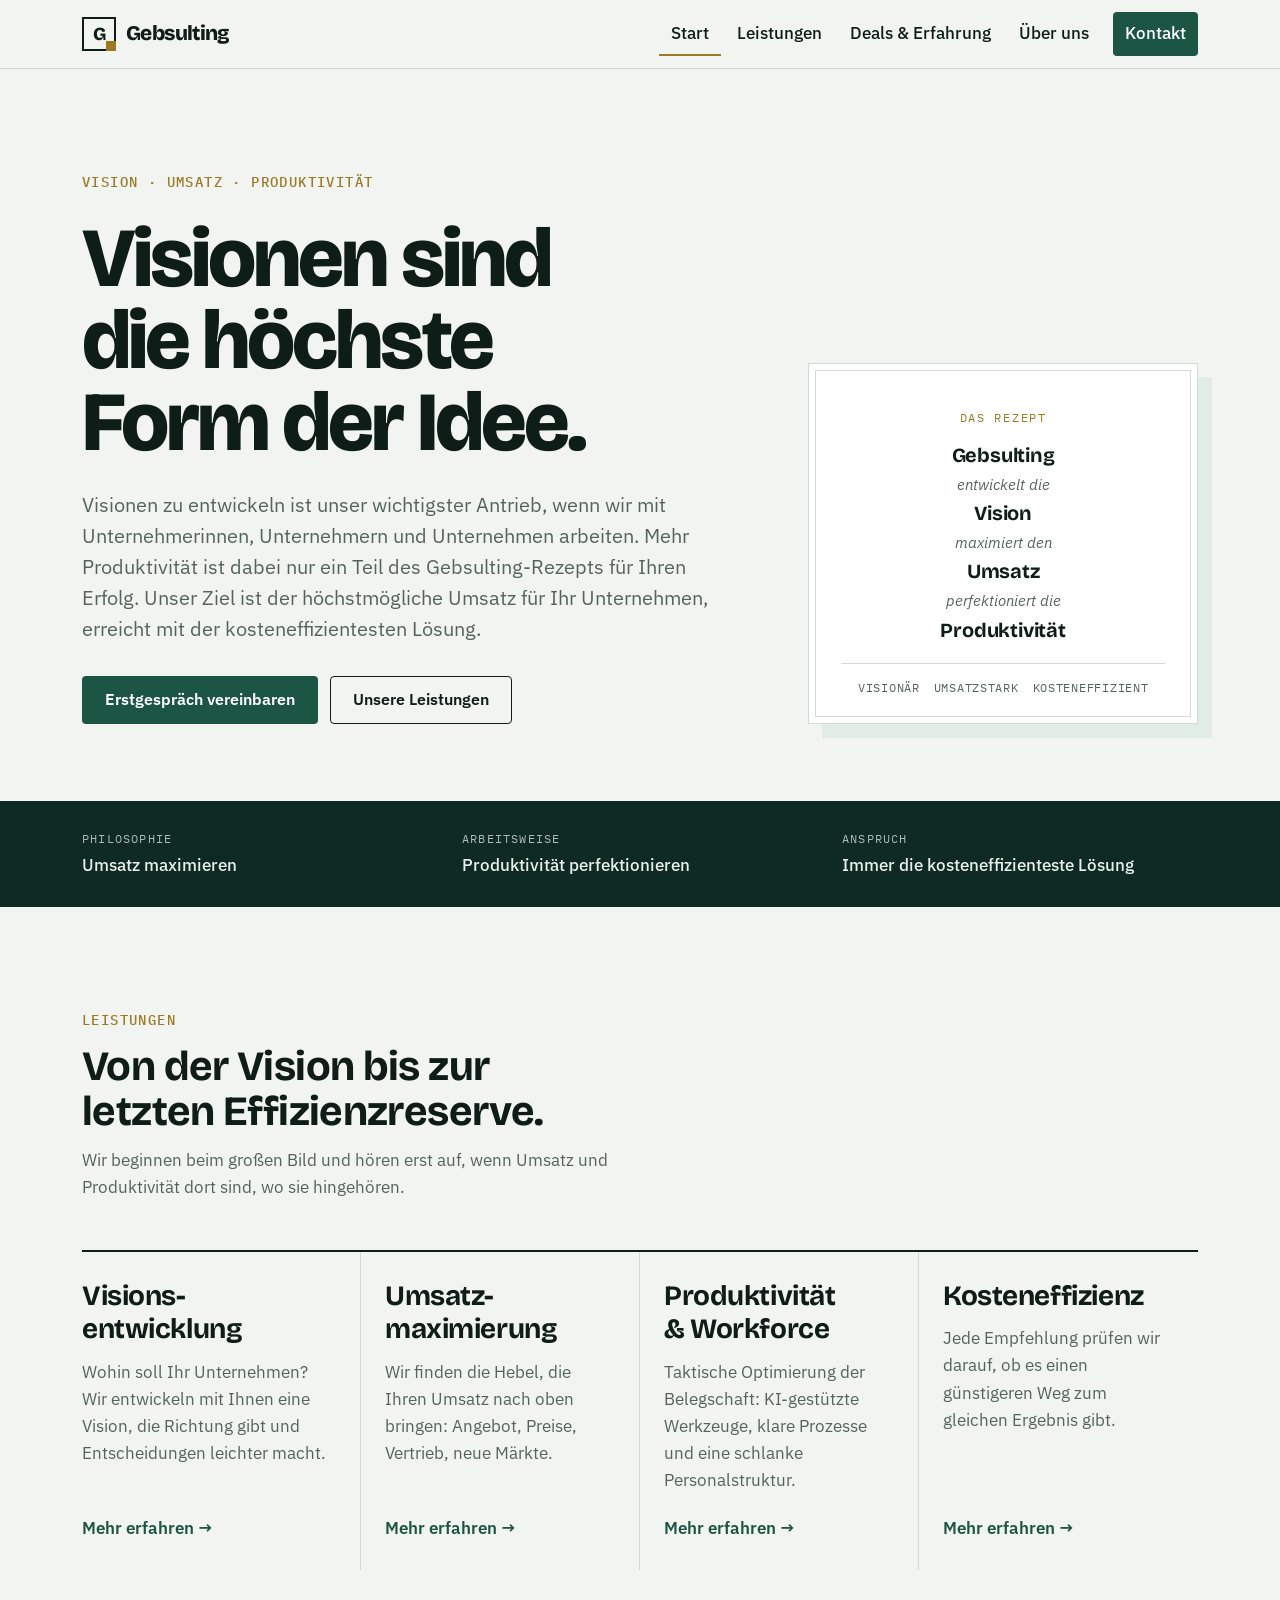
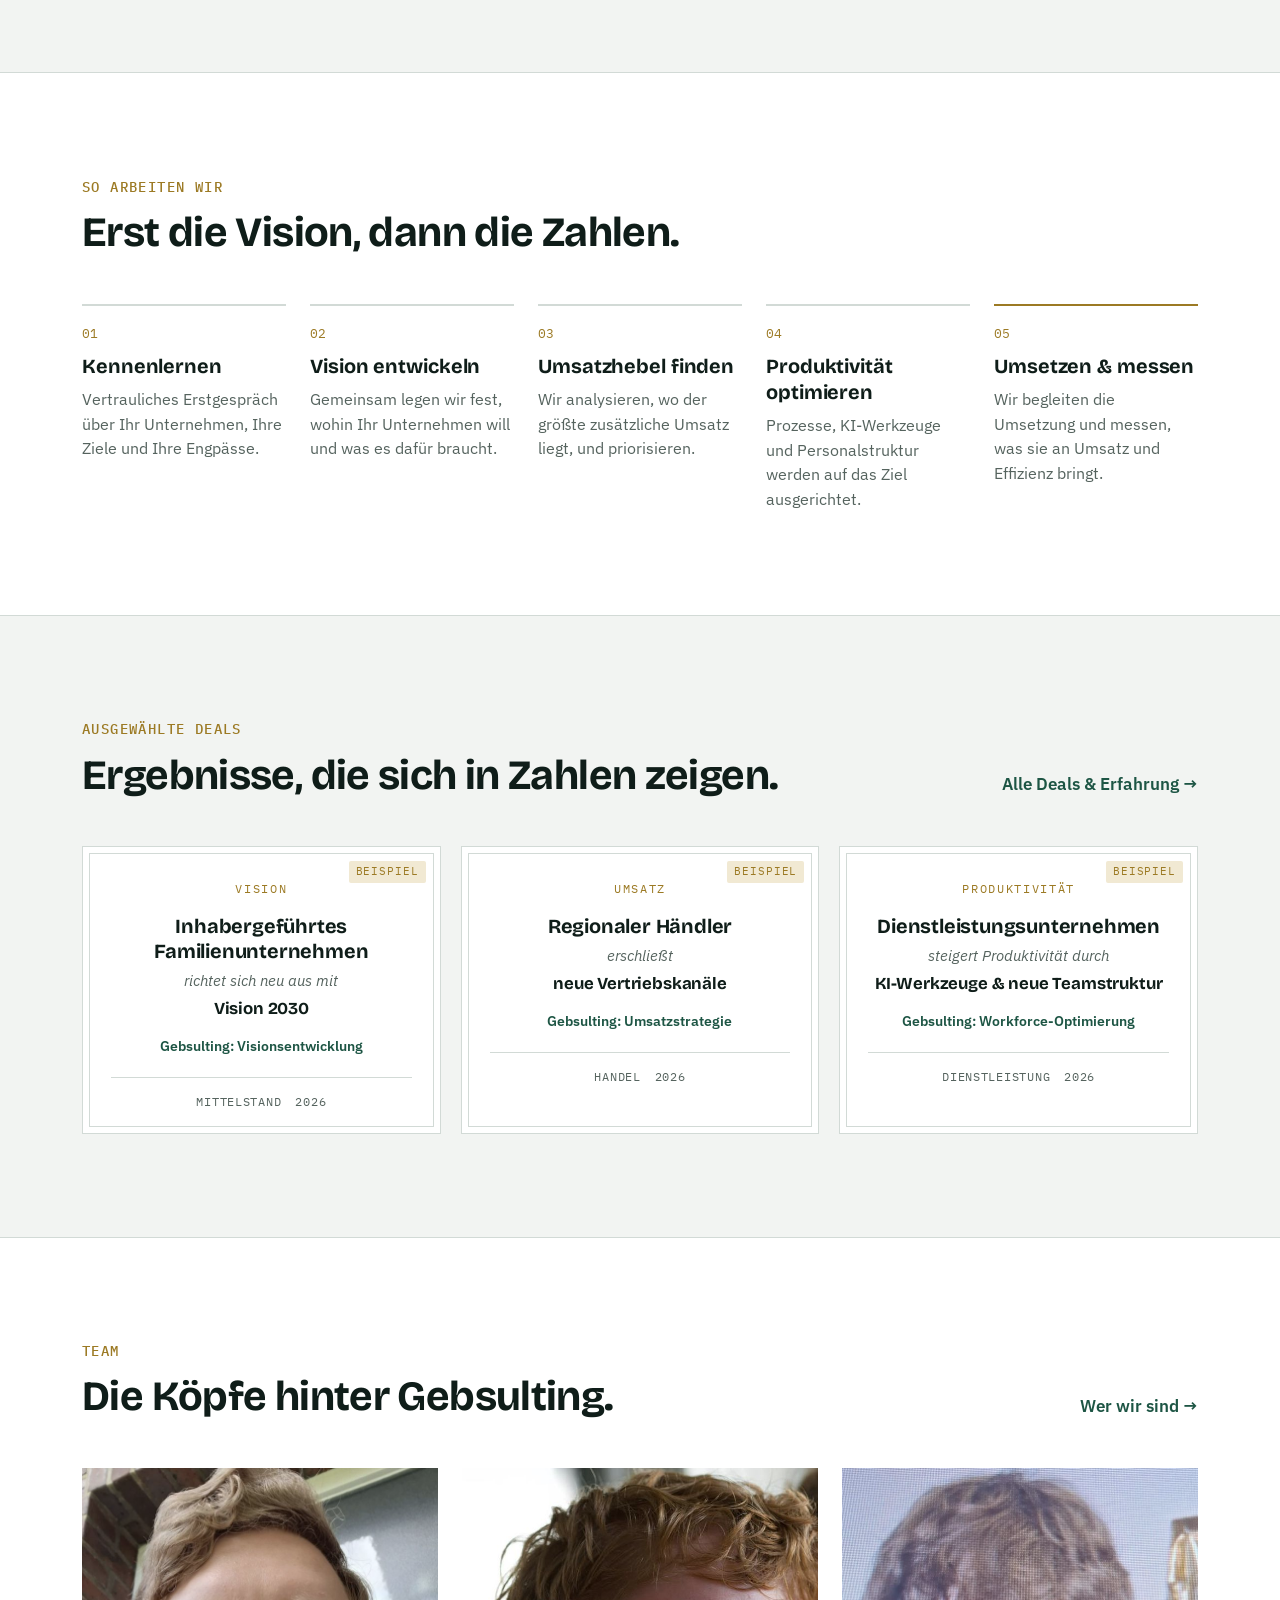
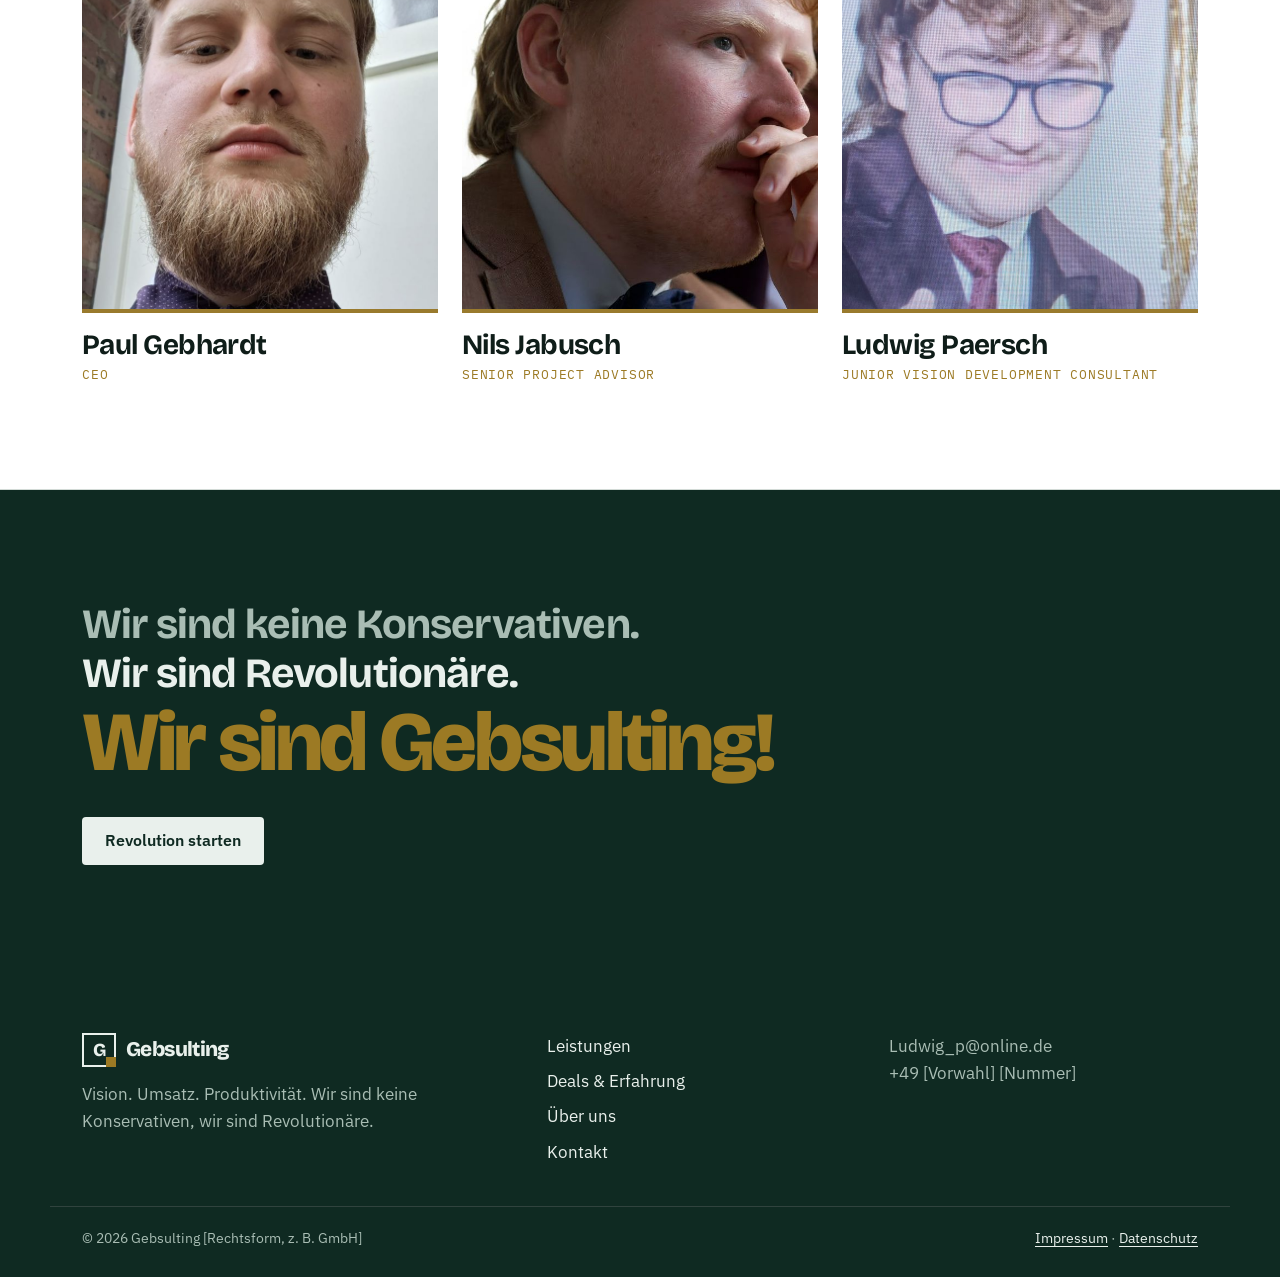
<file: gebsulting-website/index.html>
<!doctype html>
<html lang="de">
<head>
<meta charset="utf-8">
<meta name="viewport" content="width=device-width, initial-scale=1, viewport-fit=cover">
<title>Gebsulting</title>
<meta name="claude:viewport-fit-sides" content="cover">
<meta name="description" content="Gebsulting – Visionsentwicklung, Umsatzmaximierung und Produktivität für Unternehmerinnen, Unternehmer und Unternehmen. Wir sind keine Konservativen, wir sind Revolutionäre.">
<link rel="icon" href="assets/favicon.svg" type="image/svg+xml">
<link rel="preconnect" href="https://fonts.googleapis.com">
<link rel="preconnect" href="https://fonts.gstatic.com" crossorigin>
<link rel="stylesheet" href="https://fonts.googleapis.com/css2?family=Bricolage+Grotesque:opsz,wght@12..96,500;12..96,700;12..96,800&family=IBM+Plex+Sans:ital,wght@0,400;0,500;0,600;1,400&family=IBM+Plex+Mono:wght@400;500&display=swap">
<link rel="stylesheet" href="assets/css/style.css">
</head>
<body>

<a class="skip" href="#main">Zum Inhalt springen</a>

<header class="site-header">
  <div class="wrap header-row">
    <a class="brand" href="#start" aria-label="Gebsulting – Startseite">
      <span class="brand-mark" aria-hidden="true">G</span>
      <span class="brand-name">Gebsulting</span>
    </a>
    <button class="nav-toggle" id="nav-toggle" type="button" aria-expanded="false" aria-controls="site-nav">
      <span class="nav-toggle-bars" aria-hidden="true"></span>
      <span class="nav-toggle-label">Menü</span>
    </button>
    <nav class="site-nav" id="site-nav" aria-label="Hauptnavigation">
      <a href="#start" data-nav="start">Start</a>
      <a href="#leistungen" data-nav="leistungen">Leistungen</a>
      <a href="#deals" data-nav="deals">Deals &amp; Erfahrung</a>
      <a href="#ueber-uns" data-nav="ueber-uns">Über uns</a>
      <a class="nav-cta" href="#kontakt" data-nav="kontakt">Kontakt</a>
    </nav>
  </div>
</header>

<main id="main" tabindex="-1">

<!-- ============================ START ============================ -->
<section class="view" data-view="start" data-title="Gebsulting – Vision, Umsatz, Produktivität">
  <div class="hero">
    <div class="wrap hero-grid">
      <div class="hero-copy">
        <p class="eyebrow">Vision · Umsatz · Produktivität</p>
        <h1 class="display">Visionen sind die höchste Form der Idee.</h1>
        <p class="lead">Visionen zu entwickeln ist unser wichtigster Antrieb, wenn wir mit Unternehmerinnen, Unternehmern und Unternehmen arbeiten. Mehr Produktivität ist dabei nur ein Teil des Gebsulting-Rezepts für Ihren Erfolg. Unser Ziel ist der höchstmögliche Umsatz für Ihr Unternehmen, erreicht mit der kosteneffizientesten Lösung.</p>
        <div class="hero-actions">
          <a class="btn btn-primary" href="#kontakt">Erstgespräch vereinbaren</a>
          <a class="btn btn-ghost" href="#leistungen">Unsere Leistungen</a>
        </div>
      </div>
      <aside class="tombstone tombstone-hero" aria-label="Das Gebsulting-Rezept">
        <p class="ts-kicker">Das Rezept</p>
        <p class="ts-party">Gebsulting</p>
        <p class="ts-verb">entwickelt die</p>
        <p class="ts-party ts-party-sm">Vision</p>
        <p class="ts-verb">maximiert den</p>
        <p class="ts-party ts-party-sm">Umsatz</p>
        <p class="ts-verb">perfektioniert die</p>
        <p class="ts-party ts-party-sm">Produktivität</p>
        <div class="ts-foot">
          <span>Visionär</span><span>Umsatzstark</span><span>Kosteneffizient</span>
        </div>
      </aside>
    </div>
  </div>

  <div class="band">
    <div class="wrap facts">
      <div class="fact"><span class="fact-k">Philosophie</span><span class="fact-v">Umsatz maximieren</span></div>
      <div class="fact"><span class="fact-k">Arbeitsweise</span><span class="fact-v">Produktivität perfektionieren</span></div>
      <div class="fact"><span class="fact-k">Anspruch</span><span class="fact-v">Immer die kosteneffizienteste Lösung</span></div>
    </div>
  </div>

  <div class="section">
    <div class="wrap">
      <div class="section-head">
        <p class="eyebrow">Leistungen</p>
        <h2 class="h2">Von der Vision bis zur letzten Effizienzreserve.</h2>
        <p class="section-intro">Wir beginnen beim großen Bild und hören erst auf, wenn Umsatz und Produktivität dort sind, wo sie hingehören.</p>
      </div>
      <div class="service-grid">
        <a class="service" href="#leistungen">
          <h3 class="h3">Visions&shy;entwicklung</h3>
          <p>Wohin soll Ihr Unternehmen? Wir entwickeln mit Ihnen eine Vision, die Richtung gibt und Entscheidungen leichter macht.</p>
          <span class="more">Mehr erfahren</span>
        </a>
        <a class="service" href="#leistungen">
          <h3 class="h3">Umsatz&shy;maximierung</h3>
          <p>Wir finden die Hebel, die Ihren Umsatz nach oben bringen: Angebot, Preise, Vertrieb, neue Märkte.</p>
          <span class="more">Mehr erfahren</span>
        </a>
        <a class="service" href="#leistungen">
          <h3 class="h3">Produktivität &amp; Workforce</h3>
          <p>Taktische Optimierung der Belegschaft: KI-gestützte Werkzeuge, klare Prozesse und eine schlanke Personalstruktur.</p>
          <span class="more">Mehr erfahren</span>
        </a>
        <a class="service" href="#leistungen">
          <h3 class="h3">Kosten&shy;effizienz</h3>
          <p>Jede Empfehlung prüfen wir darauf, ob es einen günstigeren Weg zum gleichen Ergebnis gibt.</p>
          <span class="more">Mehr erfahren</span>
        </a>
      </div>
    </div>
  </div>

  <div class="section section-alt">
    <div class="wrap">
      <div class="section-head">
        <p class="eyebrow">So arbeiten wir</p>
        <h2 class="h2">Erst die Vision, dann die Zahlen.</h2>
      </div>
      <ol class="process">
        <li><span class="step-no">01</span><h3 class="h4">Kennenlernen</h3><p>Vertrauliches Erstgespräch über Ihr Unternehmen, Ihre Ziele und Ihre Engpässe.</p></li>
        <li><span class="step-no">02</span><h3 class="h4">Vision entwickeln</h3><p>Gemeinsam legen wir fest, wohin Ihr Unternehmen will und was es dafür braucht.</p></li>
        <li><span class="step-no">03</span><h3 class="h4">Umsatzhebel finden</h3><p>Wir analysieren, wo der größte zusätzliche Umsatz liegt, und priorisieren.</p></li>
        <li><span class="step-no">04</span><h3 class="h4">Produktivität optimieren</h3><p>Prozesse, KI-Werkzeuge und Personalstruktur werden auf das Ziel ausgerichtet.</p></li>
        <li><span class="step-no">05</span><h3 class="h4">Umsetzen &amp; messen</h3><p>Wir begleiten die Umsetzung und messen, was sie an Umsatz und Effizienz bringt.</p></li>
      </ol>
    </div>
  </div>

  <div class="section">
    <div class="wrap">
      <div class="section-head section-head-row">
        <div>
          <p class="eyebrow">Ausgewählte Deals</p>
          <h2 class="h2">Ergebnisse, die sich in Zahlen zeigen.</h2>
        </div>
        <a class="link-arrow" href="#deals">Alle Deals &amp; Erfahrung</a>
      </div>
      <div class="tombstone-grid" id="deals-teaser" data-limit="3"></div>
    </div>
  </div>

  <div class="section section-alt">
    <div class="wrap">
      <div class="section-head section-head-row">
        <div>
          <p class="eyebrow">Team</p>
          <h2 class="h2">Die Köpfe hinter Gebsulting.</h2>
        </div>
        <a class="link-arrow" href="#ueber-uns">Wer wir sind</a>
      </div>
      <div class="team-strip" id="team-teaser"></div>
    </div>
  </div>

  <div class="manifesto">
    <div class="wrap manifesto-inner">
      <p class="manifesto-line">Wir sind keine Konservativen.</p>
      <p class="manifesto-line manifesto-strong">Wir sind Revolutionäre.</p>
      <p class="manifesto-line manifesto-name">Wir sind Gebsulting!</p>
      <a class="btn btn-light" href="#kontakt">Revolution starten</a>
    </div>
  </div>
</section>

<!-- ============================ LEISTUNGEN ============================ -->
<section class="view" data-view="leistungen" data-title="Leistungen – Gebsulting" hidden>
  <div class="page-head">
    <div class="wrap">
      <p class="eyebrow">Leistungen</p>
      <h1 class="h1">Umsatz maximieren. Produktivität perfektionieren.</h1>
      <p class="lead">Umsatzmaximierung ist unsere Philosophie, perfekte Produktivität unsere Arbeitsweise. Am Anfang steht immer die Vision. Die vier Felder bauen aufeinander auf.</p>
    </div>
  </div>

  <div class="wrap">
    <figure class="photo-feature">
      <img src="assets/img/visionsarbeit.jpg" alt="Ludwig Paersch bespricht Geschäftsideen mit Nils Jabusch" loading="lazy" width="1400" height="933">
      <figcaption><span class="eyebrow">Visionsentwicklung in der Praxis</span>Ludwig Paersch bespricht neue Geschäftsideen mit Nils Jabusch.</figcaption>
    </figure>
  </div>

  <div class="section">
    <div class="wrap service-detail-list">
      <article class="service-detail" id="vision">
        <div class="sd-head">
          <span class="sd-tag">Feld 1 · Unser wichtigster Antrieb</span>
          <h2 class="h2">Visionsentwicklung</h2>
          <p>Visionen sind die höchste Form der Idee. Ohne ein klares Bild der Zukunft bleibt jede Optimierung Stückwerk.</p>
        </div>
        <div class="sd-body">
          <h3 class="h5">Typische Aufgaben</h3>
          <ul class="ticks">
            <li>Visions-Workshops mit Inhabern, Gründern und Management</li>
            <li>Zielbild und Positionierung für die nächsten Jahre</li>
            <li>Ableitung konkreter Umsatz- und Effizienzziele</li>
            <li>Kommunikation der Vision ins Unternehmen</li>
          </ul>
          <p class="sd-result"><strong>Ergebnis:</strong> eine Vision, die Richtung gibt und an der sich jede weitere Entscheidung messen lässt.</p>
        </div>
      </article>

      <article class="service-detail" id="umsatz">
        <div class="sd-head">
          <span class="sd-tag">Feld 2 · Unsere Philosophie</span>
          <h2 class="h2">Umsatzmaximierung</h2>
          <p>Wir wollen für unsere Kunden den höchstmöglichen Umsatz, nicht einen etwas besseren.</p>
        </div>
        <div class="sd-body">
          <h3 class="h5">Typische Aufgaben</h3>
          <ul class="ticks">
            <li>Analyse von Angebot, Kunden und Märkten</li>
            <li>Preis- und Margenstrategie</li>
            <li>Vertriebsstrategie und Vertriebsprozesse</li>
            <li>Erschließung neuer Märkte und Geschäftsfelder</li>
          </ul>
          <p class="sd-result"><strong>Ergebnis:</strong> priorisierte Umsatzhebel mit klaren Zielen und Verantwortlichen.</p>
        </div>
      </article>

      <article class="service-detail" id="produktivitaet">
        <div class="sd-head">
          <span class="sd-tag">Feld 3 · Unsere Arbeitsweise</span>
          <h2 class="h2">Produktivität &amp; Workforce-Optimierung</h2>
          <p>Fehlende Produktivität lässt sich in den meisten Fällen nur durch eine taktische Optimierung der Belegschaft lösen. Dazu gehören KI-gestützte Werkzeuge und, wo nötig, auch Personalanpassungen.</p>
        </div>
        <div class="sd-body">
          <h3 class="h5">Typische Aufgaben</h3>
          <ul class="ticks">
            <li>Produktivitätsanalyse von Teams und Prozessen</li>
            <li>Auswahl und Einführung KI-gestützter Werkzeuge</li>
            <li>Automatisierung wiederkehrender Aufgaben</li>
            <li>Neuaufstellung der Personalstruktur, inklusive Trennung von ineffizienten Stellen</li>
          </ul>
          <p class="sd-result"><strong>Ergebnis:</strong> ein Unternehmen, das mit den richtigen Menschen und den richtigen Werkzeugen mehr leistet.</p>
        </div>
      </article>

      <article class="service-detail" id="kosten">
        <div class="sd-head">
          <span class="sd-tag">Feld 4 · Unser Anspruch</span>
          <h2 class="h2">Kosteneffizienz</h2>
          <p>Höchster Umsatz und höchste Produktivität sind nur die halbe Rechnung. Wir suchen immer die kosteneffizienteste Lösung.</p>
        </div>
        <div class="sd-body">
          <h3 class="h5">Typische Aufgaben</h3>
          <ul class="ticks">
            <li>Kostenanalyse und Benchmarks</li>
            <li>Prüfung von Lieferanten, Verträgen und Software</li>
            <li>Make-or-buy-Entscheidungen</li>
            <li>Business Cases für jede größere Maßnahme</li>
          </ul>
          <p class="sd-result"><strong>Ergebnis:</strong> jede Maßnahme mit dem besten Verhältnis von Kosten zu Wirkung.</p>
        </div>
      </article>
    </div>
  </div>

  <div class="cta-band">
    <div class="wrap cta-row">
      <div>
        <h2 class="h2">Wo steckt der meiste Umsatz in Ihrem Unternehmen?</h2>
        <p>Beschreiben Sie uns Ihre Situation, wir melden uns innerhalb von zwei Werktagen.</p>
      </div>
      <a class="btn btn-light" href="#kontakt">Anfrage senden</a>
    </div>
  </div>
</section>

<!-- ============================ DEALS ============================ -->
<section class="view" data-view="deals" data-title="Deals & Erfahrung – Gebsulting" hidden>
  <div class="page-head">
    <div class="wrap">
      <p class="eyebrow">Deals &amp; Erfahrung</p>
      <h1 class="h1">Projekte und Deals, die wir begleiten.</h1>
      <p class="lead">Viele unserer Mandate sind vertraulich. Wo Kunden zugestimmt haben, zeigen wir sie hier.</p>
    </div>
  </div>

  <div class="section">
    <div class="wrap">
      <p class="notice" id="deals-notice" hidden>Vorschau: Die Einträge unten sind Platzhalter mit Beispielinhalten. Die echten Deals ergänzen wir in Kürze.</p>
      <div class="filter-row" id="deal-filter" role="group" aria-label="Deals nach Art filtern"></div>
      <div class="tombstone-grid" id="deals-all"></div>
    </div>
  </div>

  <div class="trophy">
    <div class="wrap trophy-grid">
      <figure class="trophy-photo">
        <img src="assets/img/abschluss.jpg" alt="Nils Jabusch stößt nach einem erfolgreichen Abschluss an" loading="lazy" width="1400" height="1050">
      </figure>
      <div class="trophy-text">
        <p class="eyebrow">Nach dem Abschluss</p>
        <h2 class="h2">Jeder Deal verdient einen Toast.</h2>
        <p>Wenn die Vision steht, der Umsatz wächst und der Vertrag unterschrieben ist, stoßen wir an. Hier: Nils Jabusch nach einem erfolgreichen Abschluss.</p>
        <a class="btn btn-primary" href="#kontakt">Ihr Deal als Nächstes</a>
      </div>
    </div>
  </div>

  <div class="section section-alt">
    <div class="wrap exp-grid">
      <div>
        <p class="eyebrow">Erfahrung</p>
        <h2 class="h2">Wofür man uns holt.</h2>
        <p class="section-intro">Wir arbeiten mit Unternehmerinnen, Unternehmern, Gründungsteams und etablierten Unternehmen, die mehr wollen als den Status quo.</p>
      </div>
      <div class="exp-cols">
        <div>
          <h3 class="h5">Kunden</h3>
          <ul class="plain-list" id="industries"></ul>
        </div>
        <div>
          <h3 class="h5">Mandatsarten</h3>
          <ul class="plain-list">
            <li>Visionsentwicklung</li>
            <li>Umsatzsteigerung</li>
            <li>Produktivität &amp; Workforce</li>
            <li>KI-Werkzeuge &amp; Automatisierung</li>
            <li>Kostenoptimierung</li>
          </ul>
        </div>
      </div>
    </div>
  </div>
</section>

<!-- ============================ ÜBER UNS ============================ -->
<section class="view" data-view="ueber-uns" data-title="Über uns – Gebsulting" hidden>
  <div class="page-head">
    <div class="wrap">
      <p class="eyebrow">Über uns</p>
      <h1 class="h1">Wir sind Gebsulting.</h1>
      <p class="lead">Drei Köpfe, eine Mission: Wir entwickeln Visionen, maximieren Umsatz und perfektionieren Produktivität. Wir sind keine Konservativen, wir sind Revolutionäre.</p>
    </div>
  </div>

  <div class="section section-team">
    <div class="wrap">
      <div class="profiles" id="team"></div>
    </div>
  </div>

  <div class="section section-alt">
    <div class="wrap about-grid">
      <div class="about-text">
        <h2 class="h2">Unser Verständnis von Beratung.</h2>
        <p>Visionen sind die höchste Form der Idee. Sie zu entwickeln ist unser wichtigster Antrieb in der Arbeit mit unseren Kunden. Wer nur an der Produktivität schraubt, nutzt einen Bruchteil seines Potenzials.</p>
        <p>Deshalb ist Umsatzmaximierung unsere Philosophie und perfekte Produktivität unsere Arbeitsweise. Wo Produktivität fehlt, setzen wir auf eine taktische Optimierung der Belegschaft: mit KI-gestützten Werkzeugen und einer Personalstruktur, die zum Ziel passt.</p>
        <p>Dabei verlieren wir die Kosten nie aus dem Blick. Unsere Kunden sollen den höchstmöglichen Umsatz und die höchstmögliche Produktivität erreichen, mit der kosteneffizientesten Lösung.</p>
      </div>
      <div class="values">
        <div class="value">
          <h3 class="h4">Visionär</h3>
          <p>Wir denken vom Ziel her, nicht vom Bestand.</p>
        </div>
        <div class="value">
          <h3 class="h4">Umsatzorientiert</h3>
          <p>Jede Maßnahme muss sich am Umsatz messen lassen.</p>
        </div>
        <div class="value">
          <h3 class="h4">Kosteneffizient</h3>
          <p>Wir empfehlen den günstigsten Weg zum besten Ergebnis.</p>
        </div>
        <div class="value">
          <h3 class="h4">Revolutionär</h3>
          <p>„Das haben wir schon immer so gemacht“ ist für uns kein Argument.</p>
        </div>
      </div>
    </div>
  </div>

  <div class="cta-band">
    <div class="wrap cta-row">
      <div>
        <h2 class="h2">Lernen wir uns kennen.</h2>
        <p>Am besten in einem kurzen Gespräch, telefonisch, per Video oder vor Ort.</p>
      </div>
      <a class="btn btn-light" href="#kontakt">Gespräch anfragen</a>
    </div>
  </div>
</section>

<!-- ============================ KONTAKT ============================ -->
<section class="view" data-view="kontakt" data-title="Kontakt – Gebsulting" hidden>
  <div class="page-head">
    <div class="wrap">
      <p class="eyebrow">Kontakt</p>
      <h1 class="h1">Erzählen Sie uns von Ihrer Vision.</h1>
      <p class="lead">Ihre Anfrage behandeln wir vertraulich. Wir melden uns innerhalb von zwei Werktagen.</p>
    </div>
  </div>

  <div class="section">
    <div class="wrap contact-grid">
      <form class="contact-form" id="contact-form" novalidate>
        <div class="field-row">
          <div class="field">
            <label for="cf-name">Name <span class="req" aria-hidden="true">*</span></label>
            <input id="cf-name" name="name" type="text" autocomplete="name" required>
            <p class="field-error" id="cf-name-err"></p>
          </div>
          <div class="field">
            <label for="cf-company">Unternehmen</label>
            <input id="cf-company" name="company" type="text" autocomplete="organization">
          </div>
        </div>
        <div class="field-row">
          <div class="field">
            <label for="cf-email">E-Mail <span class="req" aria-hidden="true">*</span></label>
            <input id="cf-email" name="email" type="email" autocomplete="email" required>
            <p class="field-error" id="cf-email-err"></p>
          </div>
          <div class="field">
            <label for="cf-phone">Telefon</label>
            <input id="cf-phone" name="phone" type="tel" autocomplete="tel">
          </div>
        </div>
        <div class="field">
          <label for="cf-topic">Worum geht es?</label>
          <select id="cf-topic" name="topic">
            <option>Visionsentwicklung</option>
            <option>Umsatzsteigerung</option>
            <option>Produktivität &amp; Workforce</option>
            <option>KI-Werkzeuge &amp; Automatisierung</option>
            <option>Kostenoptimierung</option>
            <option>Etwas anderes</option>
          </select>
        </div>
        <div class="field">
          <label for="cf-message">Ihre Nachricht <span class="req" aria-hidden="true">*</span></label>
          <textarea id="cf-message" name="message" rows="6" required placeholder="Kurz zu Ihrem Unternehmen, Ihrem Ziel und dem gewünschten Zeitrahmen."></textarea>
          <p class="field-error" id="cf-message-err"></p>
        </div>
        <div class="field field-hp" aria-hidden="true">
          <label for="cf-website">Website</label>
          <input id="cf-website" name="website" type="text" tabindex="-1" autocomplete="off">
        </div>
        <div class="field field-check">
          <input id="cf-consent" name="consent" type="checkbox" required>
          <label for="cf-consent">Ich bin einverstanden, dass meine Angaben zur Bearbeitung der Anfrage verarbeitet werden. Details in der <a href="#datenschutz">Datenschutzerklärung</a>. <span class="req" aria-hidden="true">*</span></label>
        </div>
        <p class="field-error" id="cf-consent-err"></p>
        <div class="form-actions">
          <button class="btn btn-primary" id="cf-submit" type="submit">Anfrage senden</button>
          <p class="form-hint">* Pflichtfeld</p>
        </div>
        <div class="form-status" id="cf-status" role="status" aria-live="polite" hidden></div>
      </form>

      <aside class="contact-card" aria-label="Kontaktdaten">
        <h2 class="h4">Direkter Kontakt</h2>
        <dl class="contact-list">
          <div>
            <dt>E-Mail</dt>
            <dd><span class="copyable" data-cfg="email"></span> <button class="copy-btn" type="button" data-copy-cfg="email">Kopieren</button></dd>
          </div>
          <div>
            <dt>Telefon</dt>
            <dd><span class="copyable" data-cfg="phone"></span> <button class="copy-btn" type="button" data-copy-cfg="phone">Kopieren</button></dd>
          </div>
          <div>
            <dt>Adresse</dt>
            <dd data-cfg="addressHtml"></dd>
          </div>
          <div>
            <dt>Erreichbar</dt>
            <dd data-cfg="hours"></dd>
          </div>
        </dl>
        <p class="contact-note">Lieber direkt sprechen? Schreiben Sie uns kurz, wann Sie gut erreichbar sind. Wir rufen zurück.</p>
      </aside>
    </div>
  </div>
</section>

<!-- ============================ IMPRESSUM ============================ -->
<section class="view" data-view="impressum" data-title="Impressum – Gebsulting" hidden>
  <div class="page-head page-head-sm">
    <div class="wrap">
      <h1 class="h1">Impressum</h1>
    </div>
  </div>
  <div class="section">
    <div class="wrap legal">
      <p class="notice">Vorlage: Die Angaben in eckigen Klammern müssen vor dem Livegang mit den echten Unternehmensdaten ersetzt werden.</p>
      <h2 class="h4">Angaben gemäß § 5 DDG</h2>
      <p><span data-cfg="legalName"></span><br><span data-cfg="addressHtml"></span></p>
      <h2 class="h4">Vertreten durch</h2>
      <p data-cfg="representative"></p>
      <h2 class="h4">Kontakt</h2>
      <p>Telefon: <span data-cfg="phone"></span><br>E-Mail: <span data-cfg="email"></span></p>
      <h2 class="h4">Registereintrag</h2>
      <p data-cfg="register"></p>
      <h2 class="h4">Umsatzsteuer-ID</h2>
      <p>Umsatzsteuer-Identifikationsnummer gemäß § 27a UStG: <span data-cfg="vatId"></span></p>
      <h2 class="h4">Verantwortlich für den Inhalt nach § 18 Abs. 2 MStV</h2>
      <p><span data-cfg="representative"></span>, Anschrift wie oben</p>
      <h2 class="h4">Haftung für Inhalte und Links</h2>
      <p>Die Inhalte dieser Seiten wurden mit größter Sorgfalt erstellt. Für die Richtigkeit, Vollständigkeit und Aktualität der Inhalte können wir jedoch keine Gewähr übernehmen. Für Inhalte externer Links sind ausschließlich deren Betreiber verantwortlich.</p>
      <h2 class="h4">Streitschlichtung</h2>
      <p>Wir sind nicht bereit oder verpflichtet, an Streitbeilegungsverfahren vor einer Verbraucherschlichtungsstelle teilzunehmen.</p>
    </div>
  </div>
</section>

<!-- ============================ DATENSCHUTZ ============================ -->
<section class="view" data-view="datenschutz" data-title="Datenschutz – Gebsulting" hidden>
  <div class="page-head page-head-sm">
    <div class="wrap">
      <h1 class="h1">Datenschutzerklärung</h1>
    </div>
  </div>
  <div class="section">
    <div class="wrap legal">
      <p class="notice">Vorlage: Bitte vor dem Livegang rechtlich prüfen lassen und an Hosting-Anbieter und Formular-Dienst anpassen.</p>
      <h2 class="h4">1. Verantwortlicher</h2>
      <p><span data-cfg="legalName"></span><br><span data-cfg="addressHtml"></span><br>E-Mail: <span data-cfg="email"></span></p>
      <h2 class="h4">2. Hosting und Server-Logfiles</h2>
      <p>Beim Aufruf dieser Website verarbeitet unser Hosting-Anbieter technisch notwendige Daten (z. B. IP-Adresse, Datum und Uhrzeit, aufgerufene Seite, Browsertyp). Rechtsgrundlage ist Art. 6 Abs. 1 lit. f DSGVO; unser berechtigtes Interesse liegt im sicheren und stabilen Betrieb der Website.</p>
      <h2 class="h4">3. Kontaktformular und E-Mail</h2>
      <p>Wenn Sie uns über das Kontaktformular oder per E-Mail schreiben, verarbeiten wir Ihre Angaben (Name, Kontaktdaten, Nachricht) zur Bearbeitung Ihrer Anfrage. Rechtsgrundlage ist Art. 6 Abs. 1 lit. b DSGVO (vorvertragliche Maßnahmen) bzw. Art. 6 Abs. 1 lit. a DSGVO (Einwilligung). Die Daten werden gelöscht, sobald sie für die Bearbeitung nicht mehr erforderlich sind und keine gesetzlichen Aufbewahrungspflichten bestehen.</p>
      <h2 class="h4">4. Schriftarten</h2>
      <p>Diese Website lädt Schriftarten von Google Fonts. Dabei wird Ihre IP-Adresse an Google übertragen. Für den Livegang empfehlen wir, die Schriftarten lokal einzubinden; dann entfällt diese Übertragung.</p>
      <h2 class="h4">5. Cookies</h2>
      <p>Diese Website setzt keine Tracking-Cookies. Ein nicht versendeter Formularentwurf kann lokal in Ihrem Browser zwischengespeichert werden und verlässt Ihr Gerät dabei nicht.</p>
      <h2 class="h4">6. Ihre Rechte</h2>
      <p>Sie haben das Recht auf Auskunft, Berichtigung, Löschung, Einschränkung der Verarbeitung, Datenübertragbarkeit und Widerspruch sowie das Recht, eine erteilte Einwilligung zu widerrufen. Außerdem können Sie sich bei einer Datenschutz-Aufsichtsbehörde beschweren.</p>
    </div>
  </div>
</section>

</main>

<footer class="site-footer">
  <div class="wrap footer-grid">
    <div>
      <a class="brand brand-footer" href="#start">
        <span class="brand-mark" aria-hidden="true">G</span>
        <span class="brand-name">Gebsulting</span>
      </a>
      <p class="footer-claim">Vision. Umsatz. Produktivität. Wir sind keine Konservativen, wir sind Revolutionäre.</p>
    </div>
    <nav class="footer-nav" aria-label="Fußzeile">
      <a href="#leistungen">Leistungen</a>
      <a href="#deals">Deals &amp; Erfahrung</a>
      <a href="#ueber-uns">Über uns</a>
      <a href="#kontakt">Kontakt</a>
    </nav>
    <div class="footer-contact">
      <p><span data-cfg="email"></span><br><span data-cfg="phone"></span></p>
    </div>
  </div>
  <div class="wrap footer-bottom">
    <p>© <span id="year"></span> <span data-cfg="legalName"></span></p>
    <p><a href="#impressum">Impressum</a> · <a href="#datenschutz">Datenschutz</a></p>
  </div>
</footer>

<script src="assets/js/config.js"></script>
<script src="assets/js/data.js"></script>
<script src="assets/js/app.js"></script>
</body>
</html>
</file>
<file: gebsulting-website/assets/css/style.css>
/* Layout: left-aligned editorial grid; hero headline across two thirds, a deal "tombstone" card as the signature object on the right. */
:root {
  --paper: #F2F4F2;
  --surface: #FFFFFF;
  --ink: #0F1D19;
  --muted: #55635E;
  --line: #D2DAD6;
  --accent: #1D5544;
  --accent-ink: #FFFFFF;
  --accent-soft: #E1ECE7;
  --brass: #9C7A24;
  --brass-soft: #F1E9D3;
  --band: #0F2A22;
  --band-ink: #E9F0EC;
  --band-muted: #A9BDB4;
  --ok: #1D6B45;
  --ok-soft: #E2F1E8;
  --err: #A8261D;
  --err-soft: #F8E4E1;

  --font-display: "Bricolage Grotesque", "Avenir Next", "Segoe UI", system-ui, sans-serif;
  --font-body: "IBM Plex Sans", "Helvetica Neue", Arial, system-ui, sans-serif;
  --font-mono: "IBM Plex Mono", ui-monospace, "SFMono-Regular", Menlo, Consolas, monospace;

  --step--1: 0.875rem;
  --step-0: 1.0625rem;
  --step-1: 1.25rem;
  --step-2: clamp(1.4rem, 1.2rem + 0.8vw, 1.75rem);
  --step-3: clamp(1.8rem, 1.4rem + 1.6vw, 2.6rem);
  --step-4: clamp(2.3rem, 1.6rem + 3vw, 3.75rem);
  --step-5: clamp(2.7rem, 1.6rem + 4.6vw, 5.25rem);

  --wrap: 1180px;
  --radius: 4px;
  --header-h: 68px;
}

@media (prefers-color-scheme: dark) {
  :root:not([data-theme="light"]) {
    --paper: #0C1412;
    --surface: #131D1A;
    --ink: #E4ECE8;
    --muted: #98A8A1;
    --line: #24332E;
    --accent: #7FC3A9;
    --accent-ink: #0C1412;
    --accent-soft: #17302A;
    --brass: #D7B865;
    --brass-soft: #2B2516;
    --band: #081F19;
    --band-ink: #E4ECE8;
    --band-muted: #93ABA1;
    --ok: #6BD49F;
    --ok-soft: #13291F;
    --err: #FF8E84;
    --err-soft: #2E1715;
    color-scheme: dark;
  }
}
:root[data-theme="dark"] {
  --paper: #0C1412;
  --surface: #131D1A;
  --ink: #E4ECE8;
  --muted: #98A8A1;
  --line: #24332E;
  --accent: #7FC3A9;
  --accent-ink: #0C1412;
  --accent-soft: #17302A;
  --brass: #D7B865;
  --brass-soft: #2B2516;
  --band: #081F19;
  --band-ink: #E4ECE8;
  --band-muted: #93ABA1;
  --ok: #6BD49F;
  --ok-soft: #13291F;
  --err: #FF8E84;
  --err-soft: #2E1715;
  color-scheme: dark;
}

/* ---------- Base ---------- */
*, *::before, *::after { box-sizing: border-box; }
html { -webkit-text-size-adjust: 100%; scroll-padding-top: calc(var(--header-h) + 16px); }
body {
  margin: 0;
  background: var(--paper);
  color: var(--ink);
  font-family: var(--font-body);
  font-size: var(--step-0);
  line-height: 1.6;
  -webkit-font-smoothing: antialiased;
  overflow-x: hidden;
}
body::before {
  content: "";
  position: fixed;
  inset: 0 0 auto;
  height: env(safe-area-inset-top, 0px);
  z-index: 60;
  background: var(--paper);
}
img { max-width: 100%; }
[hidden] { display: none !important; }
a { color: var(--accent); text-underline-offset: 3px; }
a:hover { text-decoration-thickness: 2px; }
:focus-visible { outline: 2px solid var(--brass); outline-offset: 3px; }
main:focus { outline: none; }
p { margin: 0; }

.wrap {
  width: 100%;
  max-width: var(--wrap);
  margin-inline: auto;
  padding-left: max(16px, env(safe-area-inset-left, 0px));
  padding-right: max(16px, env(safe-area-inset-right, 0px));
}
@media (min-width: 720px) {
  .wrap {
    padding-left: max(32px, env(safe-area-inset-left, 0px));
    padding-right: max(32px, env(safe-area-inset-right, 0px));
  }
}

.skip {
  position: absolute;
  left: 16px;
  top: -60px;
  z-index: 100;
  background: var(--accent);
  color: var(--accent-ink);
  padding: 8px 14px;
  border-radius: var(--radius);
}
.skip:focus { top: calc(8px + env(safe-area-inset-top, 0px)); }

/* ---------- Type ---------- */
.display, .h1, .h2, .h3, .h4, .h5 {
  font-family: var(--font-display);
  margin: 0;
  text-wrap: balance;
  letter-spacing: -0.015em;
}
.display { font-size: var(--step-5); font-weight: 800; line-height: 0.98; letter-spacing: -0.035em; }
.h1 { font-size: var(--step-4); font-weight: 800; line-height: 1.03; letter-spacing: -0.03em; }
.h2 { font-size: var(--step-3); font-weight: 700; line-height: 1.1; }
.h3 { font-size: var(--step-2); font-weight: 700; line-height: 1.2; }
.h4 { font-size: var(--step-1); font-weight: 700; line-height: 1.3; letter-spacing: -0.005em; }
.h5 {
  font-family: var(--font-mono);
  font-size: var(--step--1);
  font-weight: 500;
  text-transform: uppercase;
  letter-spacing: 0.08em;
  color: var(--muted);
}
.eyebrow {
  font-family: var(--font-mono);
  font-size: var(--step--1);
  font-weight: 500;
  text-transform: uppercase;
  letter-spacing: 0.1em;
  color: var(--brass);
}
.lead { font-size: var(--step-1); line-height: 1.55; color: var(--muted); max-width: 62ch; }

/* ---------- Buttons ---------- */
.btn {
  display: inline-flex;
  align-items: center;
  justify-content: center;
  gap: 8px;
  min-height: 48px;
  padding: 12px 22px;
  border-radius: var(--radius);
  border: 1.5px solid transparent;
  font: 600 1rem/1.2 var(--font-body);
  text-decoration: none;
  cursor: pointer;
  transition: background-color .15s ease, color .15s ease, border-color .15s ease, transform .15s ease;
}
.btn:active { transform: translateY(1px); }
.btn-primary { background: var(--accent); color: var(--accent-ink); }
.btn-primary:hover { background: var(--ink); color: var(--paper); }
.btn-primary:disabled { opacity: .6; cursor: progress; }
.btn-ghost { border-color: var(--ink); color: var(--ink); background: transparent; }
.btn-ghost:hover { background: var(--ink); color: var(--paper); }
.btn-light { background: var(--band-ink); color: var(--band); }
.btn-light:hover { background: var(--brass); color: var(--band); }

.link-arrow {
  font-weight: 600;
  text-decoration: none;
  white-space: nowrap;
}
.link-arrow::after { content: " →"; }
.link-arrow:hover { text-decoration: underline; }

/* ---------- Header ---------- */
.site-header {
  position: sticky;
  top: env(safe-area-inset-top, 0px);
  z-index: 50;
  background: var(--paper);
  border-bottom: 1px solid var(--line);
}
.header-row {
  display: flex;
  align-items: center;
  justify-content: space-between;
  gap: 16px;
  min-height: var(--header-h);
}
.brand {
  display: inline-flex;
  align-items: center;
  gap: 10px;
  text-decoration: none;
  color: var(--ink);
}
.brand-mark {
  display: grid;
  place-items: center;
  width: 34px;
  height: 34px;
  border: 2px solid var(--ink);
  font: 800 1.15rem/1 var(--font-display);
  position: relative;
}
.brand-mark::after {
  content: "";
  position: absolute;
  right: -2px;
  bottom: -2px;
  width: 10px;
  height: 10px;
  background: var(--brass);
}
.brand-name { font: 800 1.3rem/1 var(--font-display); letter-spacing: -0.03em; }

.site-nav { display: flex; align-items: center; gap: 4px; }
.site-nav a {
  color: var(--ink);
  text-decoration: none;
  font-weight: 500;
  padding: 8px 12px;
  border-radius: var(--radius);
}
.site-nav a:hover { background: var(--accent-soft); }
.site-nav a[aria-current="page"] { box-shadow: inset 0 -2px 0 var(--brass); border-radius: 0; }
.site-nav .nav-cta { background: var(--accent); color: var(--accent-ink); margin-left: 8px; border-radius: var(--radius); }
.site-nav .nav-cta:hover { background: var(--ink); color: var(--paper); }
.site-nav .nav-cta[aria-current="page"] { box-shadow: none; border-radius: var(--radius); }

.nav-toggle {
  display: none;
  align-items: center;
  gap: 10px;
  background: none;
  border: 1.5px solid var(--ink);
  color: var(--ink);
  border-radius: var(--radius);
  padding: 8px 12px;
  font: 600 0.95rem/1 var(--font-body);
  cursor: pointer;
}
.nav-toggle-bars, .nav-toggle-bars::before, .nav-toggle-bars::after {
  display: block;
  width: 18px;
  height: 2px;
  background: currentColor;
  position: relative;
  transition: transform .2s ease;
}
.nav-toggle-bars::before, .nav-toggle-bars::after { content: ""; position: absolute; left: 0; }
.nav-toggle-bars::before { top: -6px; }
.nav-toggle-bars::after { top: 6px; }
.nav-open .nav-toggle-bars { background: transparent; }
.nav-open .nav-toggle-bars::before { transform: translateY(6px) rotate(45deg); }
.nav-open .nav-toggle-bars::after { transform: translateY(-6px) rotate(-45deg); }

@media (max-width: 860px) {
  .nav-toggle { display: inline-flex; }
  .site-nav {
    display: none;
    position: absolute;
    left: 0;
    right: 0;
    top: 100%;
    flex-direction: column;
    align-items: stretch;
    gap: 0;
    background: var(--paper);
    border-bottom: 1px solid var(--line);
    padding: 8px max(16px, env(safe-area-inset-right, 0px)) 16px max(16px, env(safe-area-inset-left, 0px));
  }
  .nav-open .site-nav { display: flex; }
  .site-nav a { padding: 14px 4px; border-bottom: 1px solid var(--line); border-radius: 0; }
  .site-nav a[aria-current="page"] { box-shadow: inset 3px 0 0 var(--brass); padding-left: 14px; }
  .site-nav .nav-cta { margin: 12px 0 0; text-align: center; border-bottom: 0; }
}

/* ---------- Hero ---------- */
.hero { padding-block: clamp(48px, 8vw, 104px) clamp(40px, 6vw, 80px); }
.hero-grid {
  display: grid;
  grid-template-columns: minmax(0, 1.7fr) minmax(0, 1fr);
  gap: clamp(32px, 5vw, 72px);
  align-items: end;
}
.hero-copy { display: flex; flex-direction: column; gap: 24px; min-width: 0; }
.hero-actions { display: flex; flex-wrap: wrap; gap: 12px; padding-top: 8px; }
@media (max-width: 900px) {
  .hero-grid { grid-template-columns: minmax(0, 1fr); }
  .tombstone-hero { max-width: 420px; }
}

/* ---------- Tombstone (signature object) ---------- */
.tombstone {
  position: relative;
  background: var(--surface);
  border: 1px solid var(--line);
  outline: 1px solid var(--line);
  outline-offset: -8px;
  padding: 32px 28px 22px;
  text-align: center;
  display: flex;
  flex-direction: column;
  align-items: center;
  gap: 6px;
  min-width: 0;
}
.ts-kicker {
  font-family: var(--font-mono);
  font-size: 0.75rem;
  text-transform: uppercase;
  letter-spacing: 0.14em;
  color: var(--brass);
  padding-bottom: 10px;
}
.ts-party { font: 700 var(--step-1)/1.25 var(--font-display); letter-spacing: -0.01em; text-wrap: balance; }
.ts-party-sm { font-size: 1.05rem; }
.ts-verb { font-style: italic; color: var(--muted); font-size: 0.95rem; line-height: 1.4; }
.ts-role {
  margin-top: 10px;
  font-size: 0.875rem;
  font-weight: 600;
  color: var(--accent);
}
.ts-foot {
  margin-top: auto;
  padding-top: 14px;
  width: 100%;
  border-top: 1px solid var(--line);
  display: flex;
  justify-content: center;
  flex-wrap: wrap;
  gap: 4px 14px;
  font-family: var(--font-mono);
  font-size: 0.75rem;
  letter-spacing: 0.06em;
  text-transform: uppercase;
  color: var(--muted);
  font-variant-numeric: tabular-nums;
}
.tombstone > .ts-foot { margin-top: 14px; }
.tombstone-hero {
  padding: 44px 32px 26px;
  box-shadow: 14px 14px 0 var(--accent-soft);
}
.tombstone-hero .ts-party:first-of-type { font-size: var(--step-3); font-weight: 800; letter-spacing: -0.03em; }
.tombstone-hero .ts-party-sm { font-size: var(--step-1); }
@media (prefers-reduced-motion: no-preference) {
  .tombstone-hero { animation: settle .7s cubic-bezier(.2,.7,.2,1) both; }
  @keyframes settle { from { transform: translate(10px, 10px); box-shadow: 0 0 0 var(--accent-soft); } }
}

.chip-example {
  position: absolute;
  top: 14px;
  right: 14px;
  font-family: var(--font-mono);
  font-size: 0.6875rem;
  text-transform: uppercase;
  letter-spacing: 0.08em;
  background: var(--brass-soft);
  color: var(--brass);
  padding: 2px 7px;
  border-radius: 2px;
}
.chip-inline { position: static; vertical-align: middle; margin-left: 6px; }

.tombstone-grid {
  display: grid;
  grid-template-columns: repeat(3, minmax(0, 1fr));
  gap: 20px;
}
@media (max-width: 980px) { .tombstone-grid { grid-template-columns: repeat(2, minmax(0, 1fr)); } }
@media (max-width: 600px) { .tombstone-grid { grid-template-columns: minmax(0, 1fr); } }

/* ---------- Bands & sections ---------- */
.band { background: var(--band); color: var(--band-ink); }
.facts {
  display: grid;
  grid-template-columns: repeat(3, minmax(0, 1fr));
  padding-block: 28px;
  gap: 24px;
}
.fact { display: flex; flex-direction: column; gap: 4px; min-width: 0; }
.fact-k {
  font-family: var(--font-mono);
  font-size: 0.75rem;
  text-transform: uppercase;
  letter-spacing: 0.1em;
  color: var(--band-muted);
}
.fact-v { font-weight: 500; }
@media (max-width: 760px) { .facts { grid-template-columns: minmax(0, 1fr); gap: 16px; } }

.section { padding-block: clamp(56px, 8vw, 104px); }
.section-alt { background: var(--surface); border-block: 1px solid var(--line); }
.section-head { display: flex; flex-direction: column; gap: 12px; margin-bottom: clamp(28px, 4vw, 48px); max-width: 760px; }
.section-head-row {
  max-width: none;
  flex-direction: row;
  align-items: flex-end;
  justify-content: space-between;
  flex-wrap: wrap;
  gap: 16px 32px;
}
.section-head-row > div { display: flex; flex-direction: column; gap: 12px; }
.section-intro { color: var(--muted); max-width: 62ch; }

/* Services */
.service-grid {
  display: grid;
  grid-template-columns: repeat(4, minmax(0, 1fr));
  border-top: 2px solid var(--ink);
}
.service {
  display: flex;
  flex-direction: column;
  gap: 12px;
  padding: 28px 24px 28px 0;
  color: var(--ink);
  text-decoration: none;
  border-right: 1px solid var(--line);
  min-width: 0;
}
.service + .service { padding-left: 24px; }
.service:last-child { border-right: 0; }
.service p { color: var(--muted); }
.service .more { margin-top: auto; padding-top: 8px; font-weight: 600; color: var(--accent); }
.service .more::after { content: " →"; transition: margin .15s ease; }
.service:hover .h3 { color: var(--accent); }
.service:hover .more::after { margin-left: 4px; }
@media (max-width: 980px) {
  .service-grid { grid-template-columns: repeat(2, minmax(0, 1fr)); }
  .service, .service + .service { padding: 24px 20px 24px 0; border-right: 0; border-bottom: 1px solid var(--line); }
  .service:nth-child(even) { padding-left: 20px; border-left: 1px solid var(--line); }
}
@media (max-width: 600px) {
  .service-grid { grid-template-columns: minmax(0, 1fr); }
  .service:nth-child(even) { padding-left: 0; border-left: 0; }
}

/* Process */
.process {
  list-style: none;
  margin: 0;
  padding: 0;
  display: grid;
  grid-template-columns: repeat(5, minmax(0, 1fr));
  gap: 24px;
  counter-reset: none;
}
.process li {
  display: flex;
  flex-direction: column;
  gap: 8px;
  padding-top: 18px;
  border-top: 2px solid var(--line);
  min-width: 0;
}
.process li:last-child { border-top-color: var(--brass); }
.process p { color: var(--muted); font-size: 0.975rem; }
.step-no {
  font-family: var(--font-mono);
  font-size: 0.8125rem;
  color: var(--brass);
  font-variant-numeric: tabular-nums;
}
@media (max-width: 980px) { .process { grid-template-columns: repeat(2, minmax(0, 1fr)); } }
@media (max-width: 560px) { .process { grid-template-columns: minmax(0, 1fr); } }

/* CTA band */
.cta-band { background: var(--band); color: var(--band-ink); }
.cta-row {
  display: flex;
  align-items: center;
  justify-content: space-between;
  flex-wrap: wrap;
  gap: 24px 48px;
  padding-block: clamp(40px, 6vw, 64px);
}
.cta-row > div { display: flex; flex-direction: column; gap: 8px; min-width: 0; max-width: 640px; }
.cta-row p { color: var(--band-muted); }

/* Page head */
.page-head { padding-block: clamp(48px, 7vw, 96px) clamp(24px, 4vw, 48px); border-bottom: 1px solid var(--line); }
.page-head .wrap { display: flex; flex-direction: column; gap: 18px; }
.page-head .h1 { max-width: 18ch; }
.page-head-sm { padding-block: clamp(40px, 5vw, 64px) 24px; }

/* Service detail */
.service-detail-list { display: flex; flex-direction: column; }
.service-detail {
  display: grid;
  grid-template-columns: minmax(0, 1fr) minmax(0, 1.2fr);
  gap: clamp(24px, 5vw, 72px);
  padding-block: clamp(32px, 5vw, 56px);
  border-top: 1px solid var(--line);
}
.service-detail:first-child { border-top: 0; padding-top: 0; }
.sd-head { display: flex; flex-direction: column; gap: 14px; min-width: 0; }
.sd-head p { color: var(--muted); }
.sd-tag {
  font-family: var(--font-mono);
  font-size: 0.75rem;
  text-transform: uppercase;
  letter-spacing: 0.1em;
  color: var(--brass);
}
.sd-body { display: flex; flex-direction: column; gap: 16px; min-width: 0; }
.sd-result { padding: 14px 16px; background: var(--accent-soft); border-radius: var(--radius); }
@media (max-width: 800px) { .service-detail { grid-template-columns: minmax(0, 1fr); } }

.ticks { list-style: none; margin: 0; padding: 0; display: flex; flex-direction: column; }
.ticks li { padding: 10px 0 10px 28px; border-bottom: 1px solid var(--line); position: relative; }
.ticks li::before {
  content: "";
  position: absolute;
  left: 2px;
  top: 19px;
  width: 12px;
  height: 6px;
  border-left: 2px solid var(--accent);
  border-bottom: 2px solid var(--accent);
  transform: rotate(-45deg);
}

/* Deals page */
.notice {
  font-size: 0.95rem;
  background: var(--brass-soft);
  color: var(--ink);
  padding: 12px 16px;
  border-left: 3px solid var(--brass);
  margin-bottom: 24px;
  max-width: 760px;
}
.filter-row { display: flex; flex-wrap: wrap; gap: 8px; margin-bottom: 28px; }
.chip {
  font: 500 0.9rem/1 var(--font-body);
  padding: 10px 14px;
  border-radius: 999px;
  border: 1px solid var(--line);
  background: var(--surface);
  color: var(--ink);
  cursor: pointer;
}
.chip:hover { border-color: var(--accent); }
.chip[aria-pressed="true"] { background: var(--ink); color: var(--paper); border-color: var(--ink); }

.exp-grid { display: grid; grid-template-columns: minmax(0, 1fr) minmax(0, 1.2fr); gap: clamp(32px, 5vw, 72px); }
.exp-grid > div:first-child { display: flex; flex-direction: column; gap: 14px; }
.exp-cols { display: grid; grid-template-columns: repeat(2, minmax(0, 1fr)); gap: 32px; }
.exp-cols > div { display: flex; flex-direction: column; gap: 12px; min-width: 0; }
.plain-list { list-style: none; margin: 0; padding: 0; }
.plain-list li { padding: 10px 0; border-bottom: 1px solid var(--line); }
@media (max-width: 800px) { .exp-grid { grid-template-columns: minmax(0, 1fr); } }
@media (max-width: 480px) { .exp-cols { grid-template-columns: minmax(0, 1fr); } }

/* About */
.about-grid { display: grid; grid-template-columns: minmax(0, 1.2fr) minmax(0, 1fr); gap: clamp(32px, 5vw, 80px); }
.about-text { display: flex; flex-direction: column; gap: 18px; max-width: 62ch; }
.values { display: flex; flex-direction: column; border-top: 2px solid var(--ink); }
.value { display: flex; flex-direction: column; gap: 6px; padding-block: 20px; border-bottom: 1px solid var(--line); }
.value p { color: var(--muted); }
@media (max-width: 860px) { .about-grid { grid-template-columns: minmax(0, 1fr); } }

.team-grid { display: grid; grid-template-columns: repeat(3, minmax(0, 1fr)); gap: 32px; }
.person { display: flex; flex-direction: column; gap: 16px; min-width: 0; }
.person > div:last-child { display: flex; flex-direction: column; gap: 6px; }
.person p:last-child { color: var(--muted); font-size: 0.975rem; }
.person-avatar {
  width: 100%;
  max-width: 100%;
  aspect-ratio: 4 / 3;
  display: grid;
  place-items: center;
  background: var(--accent-soft);
  color: var(--accent);
  font: 800 3rem/1 var(--font-display);
  letter-spacing: -0.03em;
  border-bottom: 3px solid var(--brass);
}
.person-role { font-family: var(--font-mono); font-size: 0.8125rem; text-transform: uppercase; letter-spacing: 0.06em; color: var(--brass); }
@media (max-width: 900px) { .team-grid { grid-template-columns: repeat(2, minmax(0, 1fr)); } }
@media (max-width: 560px) { .team-grid { grid-template-columns: minmax(0, 1fr); } }

/* ---------- Contact ---------- */
.contact-grid { display: grid; grid-template-columns: minmax(0, 1.6fr) minmax(0, 1fr); gap: clamp(32px, 5vw, 72px); align-items: start; }
@media (max-width: 900px) { .contact-grid { grid-template-columns: minmax(0, 1fr); } }

.contact-form { display: flex; flex-direction: column; gap: 18px; min-width: 0; }
.field-row { display: grid; grid-template-columns: repeat(2, minmax(0, 1fr)); gap: 18px; }
@media (max-width: 560px) { .field-row { grid-template-columns: minmax(0, 1fr); } }
.field { display: flex; flex-direction: column; gap: 6px; min-width: 0; }
.field label { font-weight: 600; font-size: 0.95rem; }
.req { color: var(--brass); }
.field input, .field select, .field textarea {
  width: 100%;
  font: 400 1rem/1.4 var(--font-body);
  color: var(--ink);
  background: var(--surface);
  border: 1.5px solid var(--line);
  border-radius: var(--radius);
  padding: 12px 14px;
  min-height: 48px;
}
.field textarea { resize: vertical; min-height: 150px; }
.field input:hover, .field select:hover, .field textarea:hover { border-color: var(--muted); }
.field input:focus, .field select:focus, .field textarea:focus { outline: none; border-color: var(--accent); box-shadow: 0 0 0 3px var(--accent-soft); }
.field [aria-invalid="true"] { border-color: var(--err); }
.field-error { color: var(--err); font-size: 0.875rem; min-height: 0; }
.field-error:empty { display: none; }
.field-hp { position: absolute !important; left: -9999px; width: 1px; height: 1px; overflow: hidden; }
.field-check { flex-direction: row; align-items: flex-start; gap: 12px; }
.field-check input { width: 22px; height: 22px; min-height: 0; margin: 2px 0 0; flex: none; accent-color: var(--accent); }
.field-check label { font-weight: 400; font-size: 0.95rem; color: var(--muted); }
.form-actions { display: flex; align-items: center; flex-wrap: wrap; gap: 16px; }
.form-hint { color: var(--muted); font-size: 0.875rem; }

.form-status { padding: 16px 18px; border-radius: var(--radius); display: flex; flex-direction: column; gap: 10px; align-items: flex-start; }
.form-status-ok { background: var(--ok-soft); color: var(--ink); border-left: 3px solid var(--ok); }
.form-status-err { background: var(--err-soft); color: var(--ink); border-left: 3px solid var(--err); }
.form-status-info { background: var(--accent-soft); color: var(--ink); border-left: 3px solid var(--accent); }
.mail-preview {
  margin: 0;
  width: 100%;
  font: 400 0.875rem/1.5 var(--font-mono);
  white-space: pre-wrap;
  word-break: break-word;
  background: var(--surface);
  border: 1px solid var(--line);
  padding: 12px 14px;
  border-radius: var(--radius);
  max-height: 260px;
  overflow: auto;
}

.contact-card {
  background: var(--surface);
  border: 1px solid var(--line);
  border-top: 3px solid var(--accent);
  padding: 28px;
  display: flex;
  flex-direction: column;
  gap: 18px;
  min-width: 0;
}
.contact-list { margin: 0; display: flex; flex-direction: column; gap: 16px; }
.contact-list dt {
  font-family: var(--font-mono);
  font-size: 0.75rem;
  text-transform: uppercase;
  letter-spacing: 0.08em;
  color: var(--muted);
}
.contact-list dd { margin: 4px 0 0; overflow-wrap: anywhere; }
.contact-note { color: var(--muted); font-size: 0.95rem; }
.copyable { font-weight: 600; user-select: all; }
.copy-btn {
  font: 500 0.8125rem/1 var(--font-body);
  margin-left: 6px;
  padding: 6px 10px;
  border: 1px solid var(--line);
  border-radius: var(--radius);
  background: var(--paper);
  color: var(--ink);
  cursor: pointer;
  vertical-align: middle;
}
.copy-btn:hover { border-color: var(--accent); color: var(--accent); }

/* ---------- Legal ---------- */
.legal { display: flex; flex-direction: column; gap: 12px; max-width: calc(68ch + 64px); }
.legal .h4 { margin-top: 18px; }
.legal p { color: var(--ink); }

/* ---------- Footer ---------- */
.site-footer { background: var(--band); color: var(--band-ink); padding-block: 56px 28px; }
.site-footer a { color: var(--band-ink); }
.footer-grid { display: grid; grid-template-columns: minmax(0, 1.4fr) minmax(0, 1fr) minmax(0, 1fr); gap: 32px; }
.brand-footer { color: var(--band-ink); }
.brand-footer .brand-mark { border-color: var(--band-ink); }
.footer-claim { color: var(--band-muted); margin-top: 14px; max-width: 34ch; }
.footer-nav { display: flex; flex-direction: column; gap: 8px; }
.footer-nav a { text-decoration: none; }
.footer-nav a:hover { text-decoration: underline; }
.footer-contact p { color: var(--band-muted); overflow-wrap: anywhere; }
.footer-bottom {
  display: flex;
  justify-content: space-between;
  flex-wrap: wrap;
  gap: 8px 24px;
  margin-top: 40px;
  padding-top: 20px !important;
  border-top: 1px solid rgba(127, 127, 127, .3);
  font-size: 0.875rem;
  color: var(--band-muted);
}
.footer-bottom p { color: var(--band-muted); }
@media (max-width: 760px) { .footer-grid { grid-template-columns: minmax(0, 1fr); } }

@media (prefers-reduced-motion: reduce) {
  *, *::before, *::after { animation: none !important; transition: none !important; scroll-behavior: auto !important; }
}

/* ---------- Manifesto ---------- */
.manifesto { background: var(--band); color: var(--band-ink); }
.manifesto-inner {
  display: flex;
  flex-direction: column;
  align-items: flex-start;
  gap: 4px;
  padding-block: clamp(56px, 9vw, 112px);
}
.manifesto-line {
  font: 700 var(--step-3)/1.1 var(--font-display);
  letter-spacing: -0.02em;
  color: var(--band-muted);
  text-wrap: balance;
}
.manifesto-strong { color: var(--band-ink); }
.manifesto-name {
  font-size: var(--step-5);
  font-weight: 800;
  line-height: 1;
  letter-spacing: -0.04em;
  color: var(--brass);
  margin-bottom: 28px;
}

@media (max-width: 560px) {
  .person { flex-direction: row; align-items: flex-start; }
  .person-avatar { flex: none; width: 84px; aspect-ratio: 1; font-size: 1.75rem; }
}

/* ---------- Team: Start-Leiste ---------- */
.team-strip { display: grid; grid-template-columns: repeat(3, minmax(0, 1fr)); gap: 24px; }
.team-card {
  display: flex;
  flex-direction: column;
  gap: 4px;
  color: var(--ink);
  text-decoration: none;
  min-width: 0;
}
.team-card-img {
  width: 100%;
  max-width: 100%;
  aspect-ratio: 4 / 5;
  object-fit: cover;
  display: block;
  margin-bottom: 12px;
  border-bottom: 4px solid var(--brass);
  filter: saturate(.9);
  transition: filter .2s ease;
}
.team-card:hover .team-card-img { filter: saturate(1.05); }
.team-card-name { font: 700 var(--step-2)/1.15 var(--font-display); letter-spacing: -0.02em; }
.team-card:hover .team-card-name { color: var(--accent); }
@media (max-width: 700px) {
  .team-strip { grid-template-columns: minmax(0, 1fr); gap: 20px; }
  .team-card { display: grid; grid-template-columns: 112px minmax(0, 1fr); grid-template-rows: auto auto; column-gap: 16px; align-content: center; }
  .team-card-img { grid-row: 1 / span 2; margin: 0; }
  .team-card-name { align-self: end; }
}

/* ---------- Team: Profile (Über uns) ---------- */
.section-team { padding-top: clamp(40px, 6vw, 72px); }
.profiles { display: flex; flex-direction: column; gap: clamp(48px, 7vw, 96px); }
.profile {
  display: grid;
  grid-template-columns: minmax(0, 5fr) minmax(0, 7fr);
  gap: clamp(24px, 5vw, 72px);
  align-items: center;
}
.profile:nth-child(even) .profile-photo { order: 2; }
.profile-photo { position: relative; margin: 0; max-width: 460px; width: 100%; }
.profile:nth-child(even) .profile-photo { justify-self: end; }
.profile-img {
  display: block;
  width: 100%;
  max-width: 100%;
  aspect-ratio: 4 / 5;
  object-fit: cover;
  box-shadow: 14px 14px 0 var(--accent-soft);
}
.profile:nth-child(even) .profile-img { box-shadow: -14px 14px 0 var(--accent-soft); }
.profile-no {
  position: absolute;
  left: 0;
  bottom: 0;
  background: var(--brass);
  color: var(--band);
  font: 500 0.875rem/1 var(--font-mono);
  padding: 10px 12px;
  font-variant-numeric: tabular-nums;
}
.profile-text { display: flex; flex-direction: column; gap: 14px; min-width: 0; max-width: 560px; }
.profile-name {
  margin: 0;
  font: 800 var(--step-4)/1 var(--font-display);
  letter-spacing: -0.035em;
  text-wrap: balance;
}
.profile-text > p:last-child { font-size: var(--step-1); color: var(--muted); line-height: 1.5; }
@media (max-width: 760px) {
  .profile { grid-template-columns: minmax(0, 1fr); }
  .profile:nth-child(even) .profile-photo { order: 0; justify-self: start; }
  .profile-photo { max-width: 340px; }
  .profile:nth-child(even) .profile-img { box-shadow: 14px 14px 0 var(--accent-soft); }
}

/* ---------- Fotos ---------- */
.photo-feature { margin: clamp(32px, 5vw, 56px) 0 0; display: flex; flex-direction: column; gap: 12px; }
.photo-feature img {
  display: block;
  width: 100%;
  max-width: 100%;
  aspect-ratio: 21 / 9;
  object-fit: cover;
  object-position: 50% 40%;
}
.photo-feature figcaption { display: flex; flex-direction: column; gap: 4px; color: var(--muted); font-size: 0.95rem; }
@media (max-width: 600px) { .photo-feature img { aspect-ratio: 4 / 3; } }

.trophy { background: var(--band); color: var(--band-ink); }
.trophy-grid {
  display: grid;
  grid-template-columns: minmax(0, 1.2fr) minmax(0, 1fr);
  gap: clamp(28px, 5vw, 72px);
  align-items: center;
  padding-block: clamp(48px, 7vw, 88px);
}
.trophy-photo { margin: 0; position: relative; }
.trophy-photo img {
  display: block;
  width: 100%;
  max-width: 100%;
  aspect-ratio: 4 / 3;
  object-fit: cover;
  border: 1px solid var(--band-muted);
  outline: 1px solid var(--band-muted);
  outline-offset: -10px;
}
.trophy-text { display: flex; flex-direction: column; align-items: flex-start; gap: 16px; min-width: 0; }
.trophy-text p:not(.eyebrow) { color: var(--band-muted); max-width: 46ch; }
.trophy .btn-primary { background: var(--brass); color: var(--band); }
.trophy .btn-primary:hover { background: var(--band-ink); color: var(--band); }
@media (max-width: 800px) { .trophy-grid { grid-template-columns: minmax(0, 1fr); } }

/* Höhe aus dem Seitenverhältnis berechnen, nicht aus dem height-Attribut */
.profile-img, .team-card-img, .photo-feature img, .trophy-photo img { height: auto; }

.send-options { display: flex; flex-wrap: wrap; gap: 10px; }
.send-alt { font-size: 0.95rem; color: var(--muted); }
</file>
